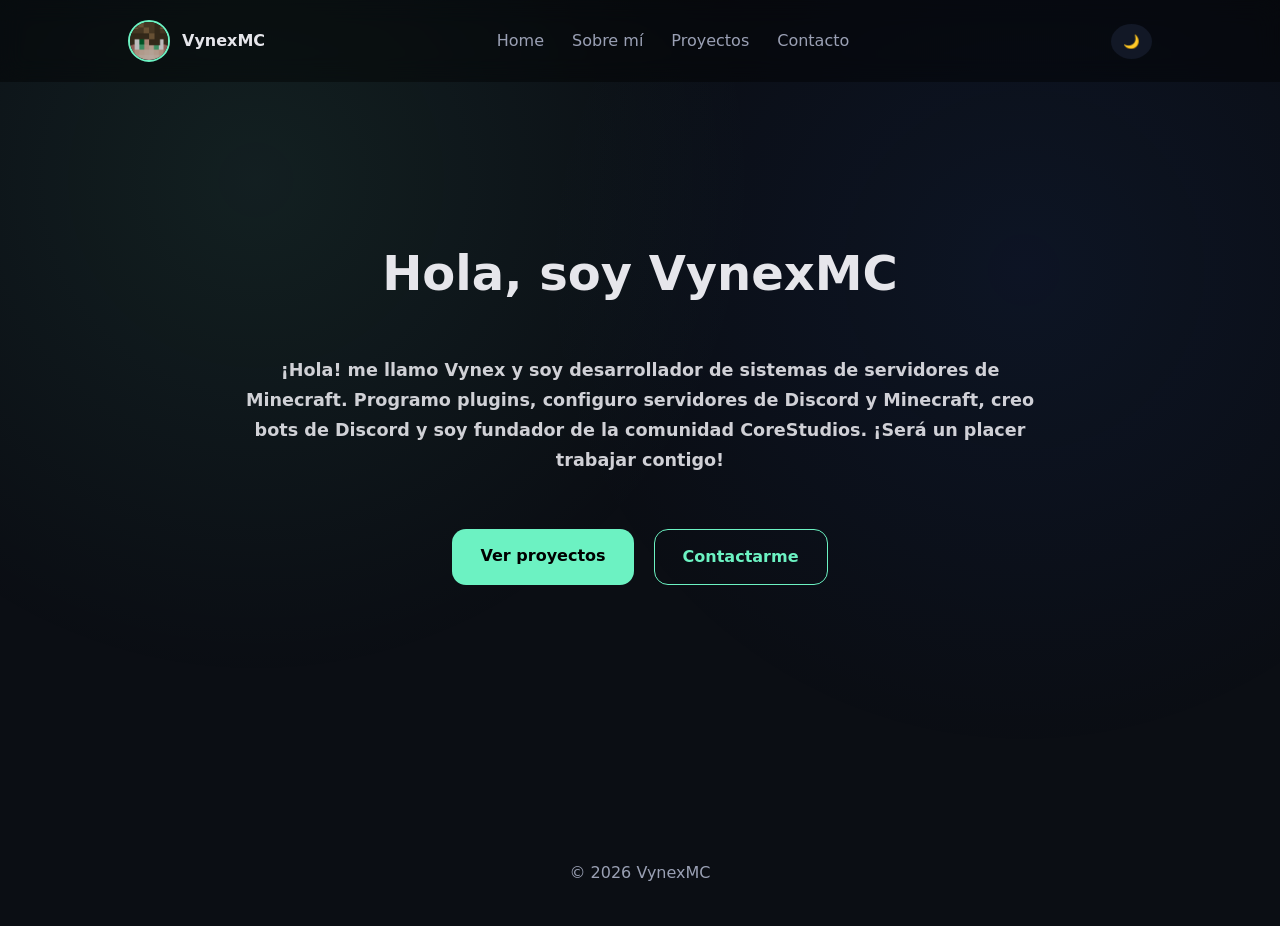
<file: index.html>
<!DOCTYPE html>
<html lang="es">
<head>
<meta charset="UTF-8">
<title>VynexMC | Home</title>
<link rel="stylesheet" href="assets/css/style.css">
<link rel="stylesheet" href="https://cdnjs.cloudflare.com/ajax/libs/font-awesome/6.5.0/css/all.min.css">
</head>
<body>

<nav class="navbar">
  <div class="brand">
    <img src="assets/img/cara.png" alt="Logo">
    <span>VynexMC</span>
  </div>

  <div class="nav-links">
    <a href="index.html">Home</a>
    <a href="about.html">Sobre mí</a>
    <a href="projects.html">Proyectos</a>
    <a href="contact.html">Contacto</a>
  </div>

  <button class="theme-btn" id="themeBtn">🌙</button>
</nav>

<main class="hero reveal">
  <h1 class="title">
    Hola, soy <span class="accent animated-text">VynexMC</span>
  </h1>

  <p class="hero-text">
    <strong>
      ¡Hola! me llamo Vynex y soy desarrollador de sistemas de servidores de Minecraft.
      Programo plugins, configuro servidores de Discord y Minecraft, creo bots de Discord
      y soy fundador de la comunidad CoreStudios.
      ¡Será un placer trabajar contigo!
    </strong>
  </p>

  <div class="hero-actions">
    <a href="projects.html" class="btn primary">Ver proyectos</a>
    <a href="contact.html" class="btn ghost">Contactarme</a>
  </div>
</main>

<footer>© 2026 VynexMC</footer>

<script src="assets/js/main.js"></script>
</body>
</html>
</file>
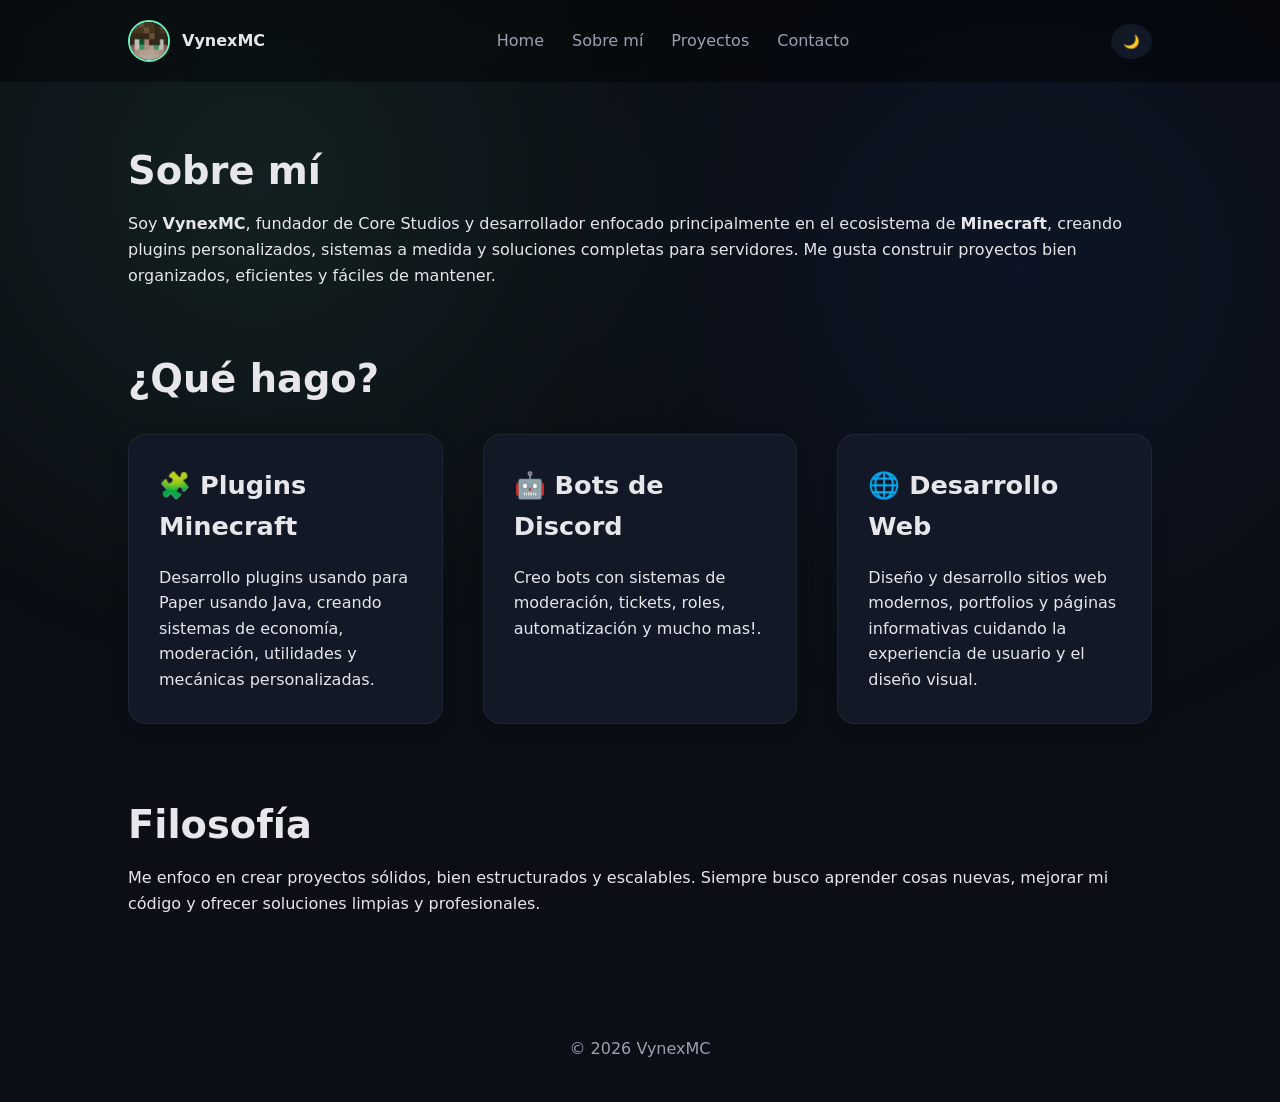
<file: about.html>
<!DOCTYPE html>
<html lang="es">
<head>
<meta charset="UTF-8">
<title>Sobre mí | VynexMC</title>

<link rel="stylesheet" href="assets/css/style.css">
<link rel="stylesheet" href="https://cdnjs.cloudflare.com/ajax/libs/font-awesome/6.5.0/css/all.min.css">

<meta name="viewport" content="width=device-width, initial-scale=1.0">
</head>
<body>

<nav class="navbar">
  <div class="brand">
    <img src="assets/img/cara.png" alt="VynexMC">
    <span>VynexMC</span>
  </div>

  <div class="nav-links">
    <a href="index.html">Home</a>
    <a href="about.html">Sobre mí</a>
    <a href="projects.html">Proyectos</a>
    <a href="contact.html">Contacto</a>
  </div>

  <button class="theme-btn" id="themeBtn">🌙</button>
</nav>

<main>

<section class="reveal">
  <h2>Sobre mí</h2>
  <p>
    Soy <strong>VynexMC</strong>, fundador de Core Studios y desarrollador enfocado principalmente en el
    ecosistema de <strong>Minecraft</strong>, creando plugins personalizados,
    sistemas a medida y soluciones completas para servidores.
    Me gusta construir proyectos bien organizados, eficientes y fáciles de mantener.
  </p>
</section>

<section class="reveal" style="margin-top:60px">
  <h2>¿Qué hago?</h2>

  <div class="grid">

    <div class="card">
      <h3>🧩 Plugins Minecraft</h3>
      <p>
        Desarrollo plugins usando para Paper usando Java,
        creando sistemas de economía, moderación, utilidades y mecánicas personalizadas.
      </p>
    </div>

    <div class="card">
      <h3>🤖 Bots de Discord</h3>
      <p>
        Creo bots con sistemas de moderación, tickets, roles,
        automatización y mucho mas!.
      </p>
    </div>

    <div class="card">
      <h3>🌐 Desarrollo Web</h3>
      <p>
        Diseño y desarrollo sitios web modernos, portfolios y páginas
        informativas cuidando la experiencia de usuario y el diseño visual.
      </p>
    </div>

  </div>
</section>

<section class="reveal" style="margin-top:70px">
  <h2>Filosofía</h2>
  <p>
    Me enfoco en crear proyectos sólidos, bien estructurados y escalables.
    Siempre busco aprender cosas nuevas, mejorar mi código y ofrecer
    soluciones limpias y profesionales.
  </p>
</section>

</main>

<footer>© 2026 VynexMC</footer>
<script src="assets/js/main.js"></script>

</body>
</html>
</file>
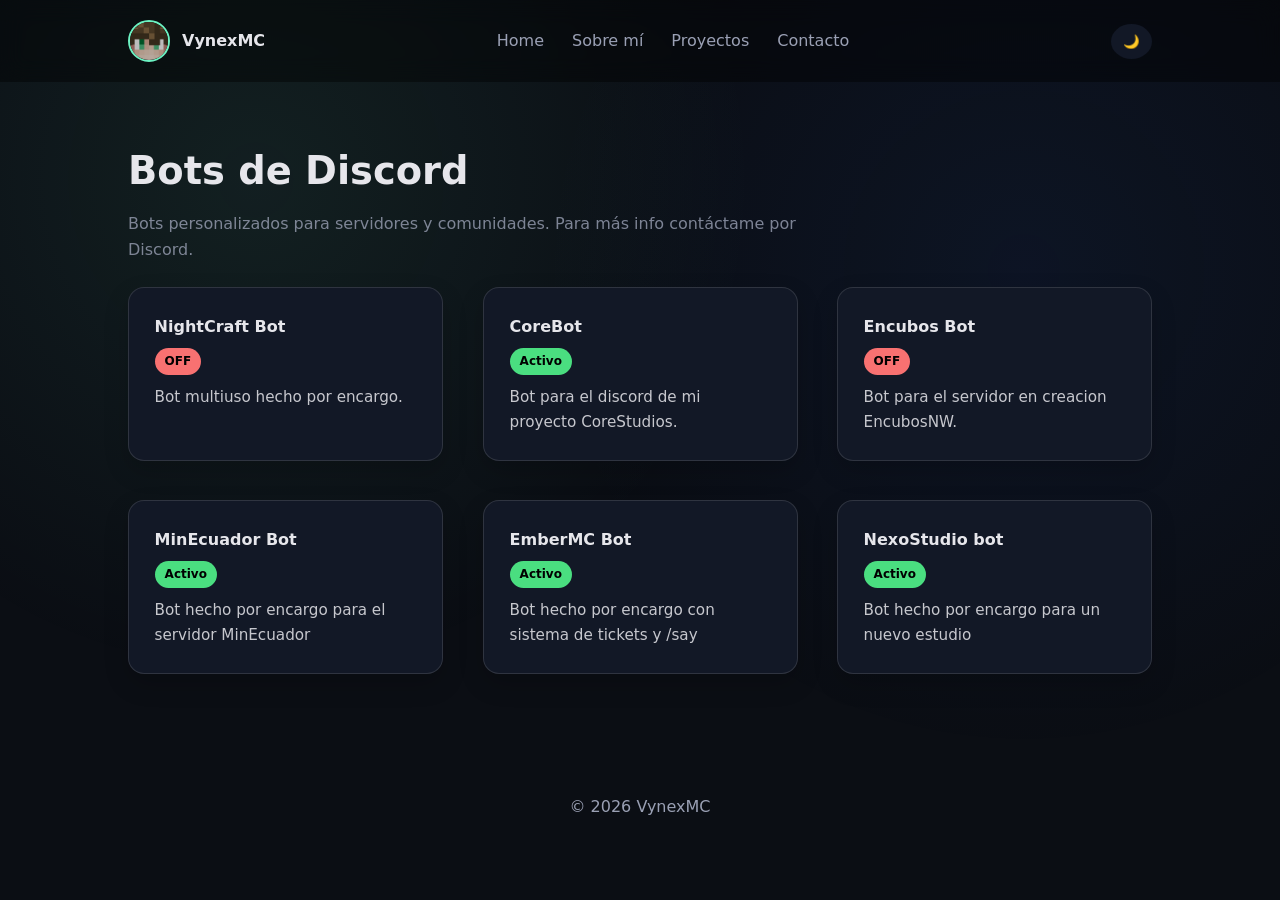
<file: bots.html>
<!DOCTYPE html>
<html lang="es">
<head>
<meta charset="UTF-8">
<title>Bots de Discord | VynexMC</title>

<link rel="stylesheet" href="assets/css/style.css">
<link rel="stylesheet" href="https://cdnjs.cloudflare.com/ajax/libs/font-awesome/6.5.0/css/all.min.css">
<meta name="viewport" content="width=device-width, initial-scale=1.0">
</head>
<body>

<nav class="navbar">
  <div class="brand">
    <img src="assets/img/cara.png">
    <span>VynexMC</span>
  </div>

  <div class="nav-links">
    <a href="index.html">Home</a>
    <a href="about.html">Sobre mí</a>
    <a href="projects.html">Proyectos</a>
    <a href="contact.html">Contacto</a>
  </div>

  <button class="theme-btn" id="themeBtn">🌙</button>
</nav>

<main>

  <section class="reveal">
    <h2>Bots de Discord</h2>
    <p class="subtitle">
      Bots personalizados para servidores y comunidades.
      Para más info contáctame por Discord.
    </p>
  </section>

  <section class="project-section">
    <div class="grid">
      <div class="project-card">
        <h4>NightCraft Bot</h4>
        <span class="tag closed">OFF</span>
        <p>Bot multiuso hecho por encargo.</p>
      </div>

      <div class="project-card">
        <h4>CoreBot</h4>
        <span class="tag active">Activo</span>
        <p>Bot para el discord de mi proyecto CoreStudios.</p>
      </div>

      <div class="project-card">
        <h4>Encubos Bot</h4>
        <span class="tag closed">OFF</span>
        <p>Bot para el servidor en creacion EncubosNW.</p>
      </div>

      <div class="project-card">
        <h4>MinEcuador Bot</h4>
        <span class="tag active">Activo</span>
        <p>Bot hecho por encargo para el servidor MinEcuador</p>
      </div>

      <div class="project-card">
        <h4>EmberMC Bot</h4>
        <span class="tag active">Activo</span>
        <p>Bot hecho por encargo con sistema de tickets y /say</p>
      </div>

      <div class="project-card">
        <h4>NexoStudio bot</h4>
        <span class="tag active">Activo</span>
        <p>Bot hecho por encargo para un nuevo estudio</p>
      </div>
    </div>
  </section>

</main>


<footer>© 2026 VynexMC</footer>
<script src="assets/js/main.js"></script>

</body>
</html>
</file>
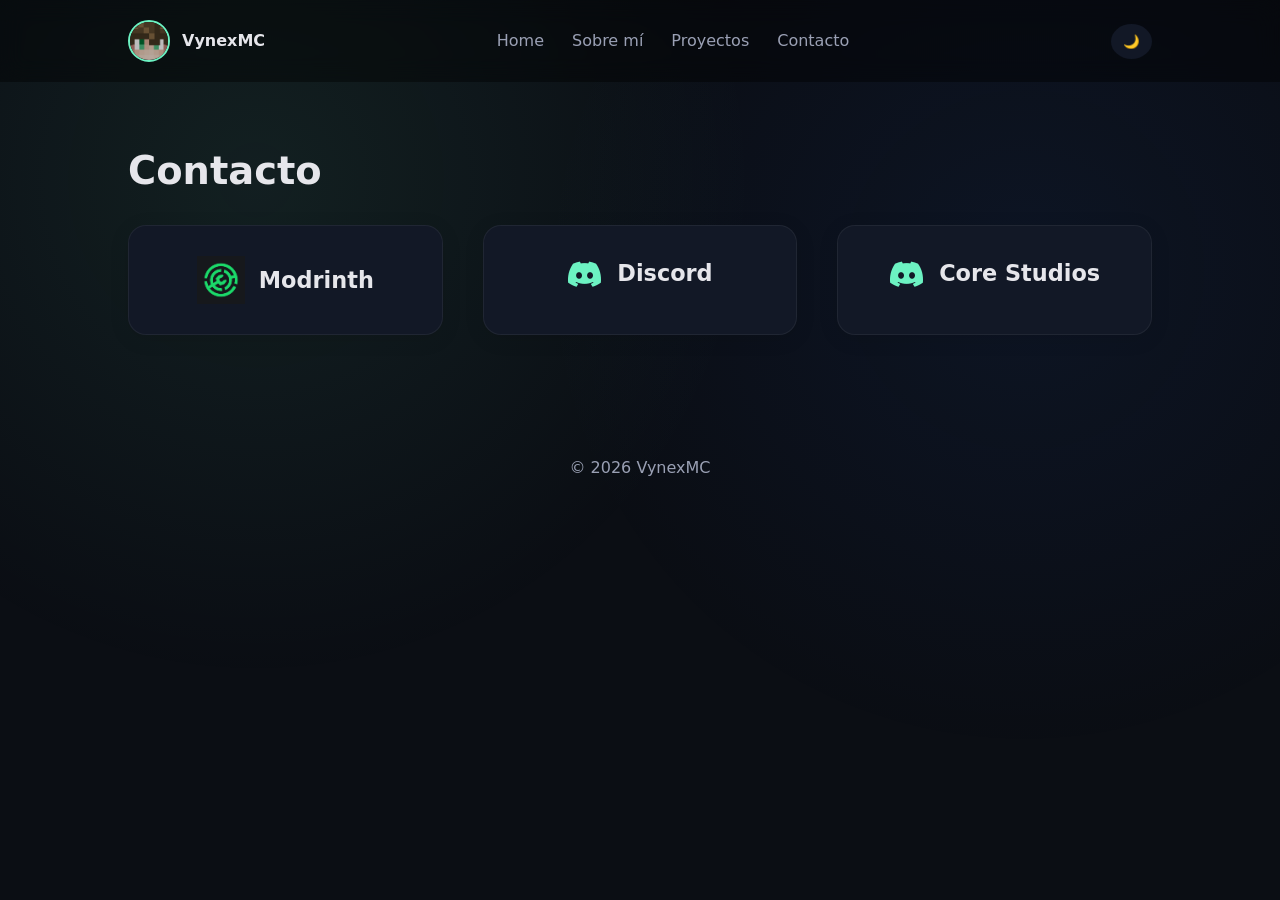
<file: contact.html>
<!DOCTYPE html>
<html lang="es">
<head>
<meta charset="UTF-8">
<title>Contacto</title>
<link rel="stylesheet" href="assets/css/style.css">
<link rel="stylesheet" href="https://cdnjs.cloudflare.com/ajax/libs/font-awesome/6.5.0/css/all.min.css">
</head>
<body>

<nav class="navbar">
  <div class="brand">
    <img src="assets/img/cara.png">
    <span>VynexMC</span>
  </div>

  <div class="nav-links">
    <a href="index.html">Home</a>
    <a href="about.html">Sobre mí</a>
    <a href="projects.html">Proyectos</a>
    <a href="contact.html">Contacto</a>
  </div>

  <button class="theme-btn" id="themeBtn">🌙</button>
</nav>

<main class="reveal">
<h2>Contacto</h2>

<div class="grid">

<a class="card link-card" href="https://modrinth.com/organization/core-studios" target="_blank">
  <div class="contact-row">
    <img src="assets/img/descarga2.png" class="icon-img">
    <span>Modrinth</span>
  </div>
</a>

<a class="card link-card" href="https://discord.com/users/1241082174187507712" target="_blank">
  <div class="contact-row">
    <i class="fa-brands fa-discord"></i>
    <span>Discord</span>
  </div>
</a>

<a class="card link-card" href="https://discord.gg/H5rcVKwq7j" target="_blank">
  <div class="contact-row">
    <i class="fa-brands fa-discord"></i>
    <span>Core Studios</span>
  </div>
</a>

</div>
</main>

<footer>© 2026 VynexMC</footer>
<script src="assets/js/main.js"></script>
</body>
</html>
</file>
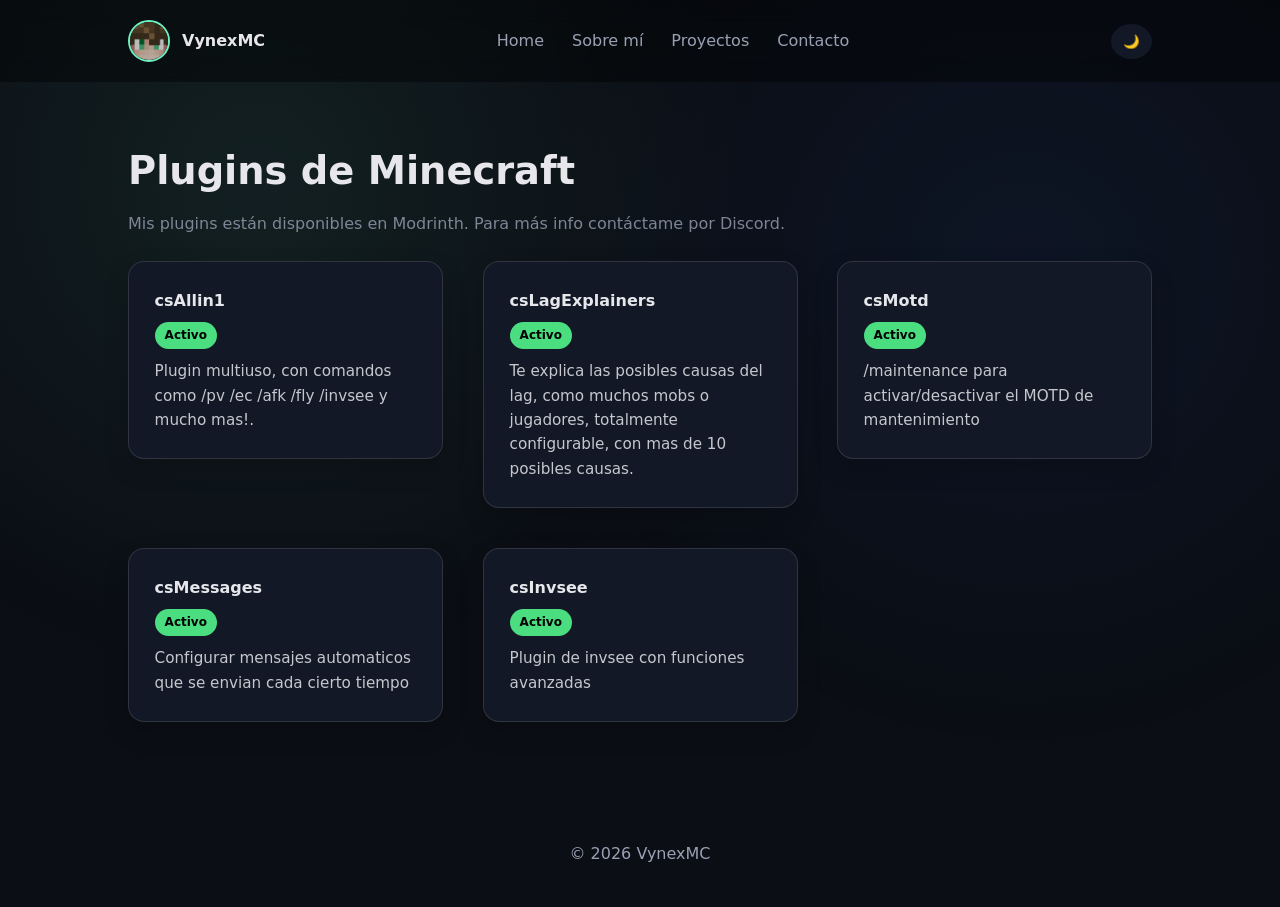
<file: plugins.html>
<!DOCTYPE html>
<html lang="es">
<head>
<meta charset="UTF-8">
<title>Plugins | VynexMC</title>

<link rel="stylesheet" href="assets/css/style.css">
<link rel="stylesheet" href="https://cdnjs.cloudflare.com/ajax/libs/font-awesome/6.5.0/css/all.min.css">
<meta name="viewport" content="width=device-width, initial-scale=1.0">
</head>
<body>

<nav class="navbar">
  <div class="brand">
    <img src="assets/img/cara.png">
    <span>VynexMC</span>
  </div>

  <div class="nav-links">
    <a href="index.html">Home</a>
    <a href="about.html">Sobre mí</a>
    <a href="projects.html">Proyectos</a>
    <a href="contact.html">Contacto</a>
  </div>

  <button class="theme-btn" id="themeBtn">🌙</button>
</nav>

<main>

  <section class="reveal">
    <h2>Plugins de Minecraft</h2>
    <p class="subtitle">
      Mis plugins están disponibles en Modrinth.
      Para más info contáctame por Discord.
    </p>
  </section>

  <section class="project-section">
    <div class="grid">
      <a href="https://modrinth.com/plugin/csallin1" class="project-link" target="_blank">
        <div class="project-card">
          <h4>csAllin1</h4>
          <span class="tag active">Activo</span>
          <p>Plugin multiuso, con comandos como /pv /ec /afk /fly /invsee y mucho mas!.</p>
        </div>
      </a>

      <a href="https://modrinth.com/plugin/cslagexplainer" class="project-link" target="_blank">
        <div class="project-card">
          <h4>csLagExplainers</h4>
          <span class="tag active">Activo</span>
          <p>Te explica las posibles causas del lag, como muchos mobs o jugadores, totalmente configurable, con mas de 10 posibles causas.</p>
        </div>
      </a>

      <a href="https://modrinth.com/plugin/csmotd" class="project-link" target="_blank">
        <div class="project-card">
          <h4>csMotd</h4>
          <span class="tag active">Activo</span>
          <p>/maintenance para activar/desactivar el MOTD de mantenimiento</p>
        </div>
      </a>

      <a href="https://modrinth.com/plugin/csmessages" class="project-link" target="_blank">
        <div class="project-card">
          <h4>csMessages</h4>
          <span class="tag active">Activo</span>
          <p>Configurar mensajes automaticos que se envian cada cierto tiempo</p>
        </div>
      </a>

      <a href="https://modrinth.com/plugin/csinvsee" class="project-link" target="_blank">
        <div class="project-card">
          <h4>csInvsee</h4>
          <span class="tag active">Activo</span>
          <p>Plugin de invsee con funciones avanzadas</p>
        </div>
      </a>
    </div>
  </section>

</main>


<footer>© 2026 VynexMC</footer>
<script src="assets/js/main.js"></script>

</body>
</html>
</file>
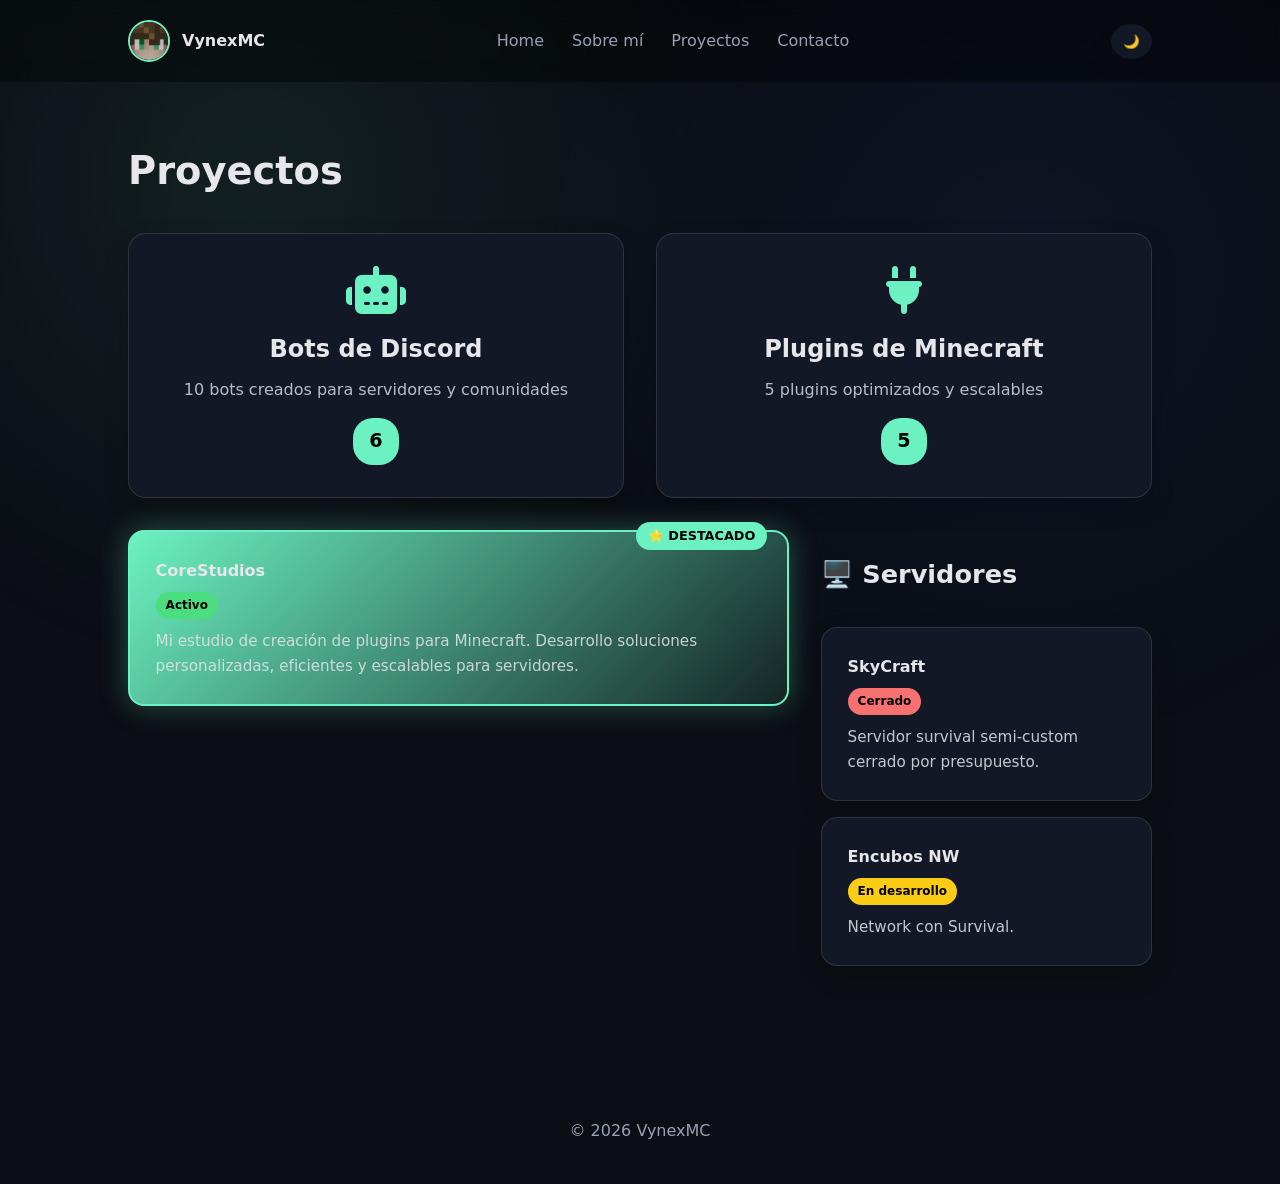
<file: projects.html>
<!DOCTYPE html>
<html lang="es">
<head>
<meta charset="UTF-8">
<title>Proyectos | VynexMC</title>

<link rel="stylesheet" href="assets/css/style.css">
<link rel="stylesheet" href="https://cdnjs.cloudflare.com/ajax/libs/font-awesome/6.5.0/css/all.min.css">
<meta name="viewport" content="width=device-width, initial-scale=1.0">
</head>
<body>

<nav class="navbar">
  <div class="brand">
    <img src="assets/img/cara.png">
    <span>VynexMC</span>
  </div>

  <div class="nav-links">
    <a href="index.html">Home</a>
    <a href="about.html">Sobre mí</a>
    <a href="projects.html" class="active">Proyectos</a>
    <a href="contact.html">Contacto</a>
  </div>

  <button class="theme-btn" id="themeBtn">🌙</button>
</nav>

<main>

  <section class="reveal">
    <h2>Proyectos</h2>
    <p class="subtitle">
    </p>
  </section>

  <section class="featured-projects reveal">
    <div class="category-grid">
      <a href="bots.html" class="category-card">
        <i class="fas fa-robot"></i>
        <h3>Bots de Discord</h3>
        <p>10 bots creados para servidores y comunidades</p>
        <span class="count">6</span>
      </a>
      <a href="plugins.html" class="category-card">
        <i class="fas fa-plug"></i>
        <h3>Plugins de Minecraft</h3>
        <p>5 plugins optimizados y escalables</p>
        <span class="count">5</span>
      </a>
    </div>
  </section>

  <section class="grid-asymmetric reveal">
    <aside class="core-studios-aside">
      <a href="https://discord.gg/H5rcVKwq7j" class="project-link" target="_blank">
        <div class="project-card core-studios">
          <h4>CoreStudios</h4>
          <span class="tag active">Activo</span>
          <p>Mi estudio de creación de plugins para Minecraft. Desarrollo soluciones personalizadas, eficientes y escalables para servidores.</p>
        </div>
      </a>
    </aside>

    <section class="project-section vertical-stack">
      <h3>🖥️ Servidores</h3>
      <div class="project-card">
        <h4>SkyCraft</h4>
        <span class="tag closed">Cerrado</span>
        <p>Servidor survival semi-custom cerrado por presupuesto.</p>
      </div>

      <div class="project-card">
        <h4>Encubos NW</h4>
        <span class="tag dev">En desarrollo</span>
        <p>Network con Survival.</p>
      </div>
    </section>
  </section>

</main>


<footer>© 2026 VynexMC</footer>
<script src="assets/js/main.js"></script>

</body>
</html>
</file>
<file: assets/css/style.css>
:root{
  --bg:#0b0e14;
  --panel:#121826;
  --text:#e6e6eb;
  --muted:#9aa0b4;
  --accent:#6cf2c2;
}

body.light{
  --bg:#f4f6fb;
  --panel:#ffffff;
  --text:#121212;
  --muted:#555;
  --accent:#2563eb;
}

*{
  margin:0;
  padding:0;
  box-sizing:border-box;
  font-family:Inter,system-ui,sans-serif;
}

body{
  background:var(--bg);
  color:var(--text);
  line-height:1.6;
  transition:.4s;
  scroll-behavior: smooth;
}

a{
  color:inherit;
  text-decoration:none;
}

body::before{
  content:"";
  position:fixed;
  inset:0;
  background:
    radial-gradient(circle at 20% 20%, rgba(108,242,194,.08), transparent 40%),
    radial-gradient(circle at 80% 30%, rgba(37,99,235,.08), transparent 40%);
  z-index:-1;
}

.navbar{
  position:fixed;
  top:0;
  width:100%;
  padding:20px 10vw;
  display:flex;
  justify-content:space-between;
  align-items:center;
  backdrop-filter:blur(12px);
  background:rgba(0,0,0,.4);
  z-index:1000;
}

.brand{
  display:flex;
  align-items:center;
  gap:12px;
  font-weight:700;
}

.brand img{
  width:42px;
  height:42px;
  border-radius:50%;
  border:2px solid var(--accent);
}

.nav-links{
  display:flex;
  gap:24px;
}

.nav-links a{
  position:relative;
  color:var(--muted);
  font-weight:500;
  padding:6px 2px;
  transition:.3s;
}

.nav-links a::after{
  content:'';
  position:absolute;
  left:0;
  bottom:-6px;
  width:0;
  height:2px;
  background:var(--accent);
  transition:.3s;
}

.nav-links a:hover{
  color:var(--text);
}

.nav-links a:hover::after{
  width:100%;
}

.theme-btn{
  margin-left:30px;
  border:none;
  background:var(--panel);
  color:var(--text);
  padding:10px 12px;
  border-radius:50%;
  cursor:pointer;
}

main{
  padding:140px 10vw 80px;
}

h1{font-size:3.6rem;margin-bottom:20px}
h2{font-size:2.4rem;margin-bottom:10px}
h3{font-size:1.6rem;margin-bottom:18px}

.subtitle{
  color:var(--muted);
  max-width:700px;
  margin-bottom:16px;
  opacity:.8;
}

section > .reveal{
  margin-bottom:16px;
}

.project-section{
  margin-top:24px;
}

.grid{
  display:grid;
  grid-template-columns:repeat(auto-fit,minmax(260px,1fr));
  gap:2.5rem;
  margin-top:1.5rem;
}

.card{
  background:var(--panel);
  padding:30px;
  border-radius:18px;
  border:1px solid rgba(255,255,255,.06);
  transition:all 0.4s cubic-bezier(0.25, 0.46, 0.45, 0.94);
  box-shadow:0 4px 20px rgba(0,0,0,0.1);
}

.card:hover{
  transform:translateY(-8px);
  border-color:var(--accent);
  box-shadow:0 12px 40px rgba(0,0,0,0.2);
}

.hero-actions{
  margin-top:30px;
  display:flex;
  gap:20px;
}

.btn{
  padding:14px 28px;
  border-radius:14px;
  font-weight:600;
  transition:.3s;
}

.btn.primary{
  background:var(--accent);
  color:#000;
}

.btn.ghost{
  border:1px solid var(--accent);
  color:var(--accent);
}

.btn:hover{
  transform:translateY(-4px);
}

.contact-row{
  display:flex;
  align-items:center;
  justify-content:center;
  gap:14px;
  font-size:1.4rem;
  font-weight:600;
}

.contact-row i{
  font-size:1.8rem;
  color:var(--accent);
}

.icon-img{
  width:48px;
  height:48px;
}

.reveal{
  animation:revealUp 1s ease forwards;
}

@keyframes revealUp{
  from{opacity:0;transform:translateY(30px)}
  to{opacity:1;transform:translateY(0)}
}

footer{
  text-align:center;
  padding:40px;
  color:var(--muted);
}

.horizontal-scroll{
  display:flex;
  gap:2rem;
  overflow-x:auto;
  overflow-y:visible;
  padding:1.5rem 0.5rem;
  scroll-behavior:smooth;
}

.project-card{
  background:var(--panel);
  border-radius:16px;
  padding:1.6rem;
  min-width:260px;

  border:1.5px solid rgba(255,255,255,.12);
  box-shadow:0 10px 25px rgba(0,0,0,.18);

  transition:
    transform .35s ease,
    box-shadow .35s ease,
    border-color .35s ease;

  will-change:transform;
}

.project-card:hover{
  transform:translateY(-10px);
  border-color:var(--accent);
  box-shadow:
    0 22px 50px rgba(0,0,0,.35),
    0 0 0 1px rgba(108,242,194,.35);
}

.project-card h4{
  margin-bottom:8px;
}

.project-card p{
  font-size:.95rem;
  opacity:.85;
}

.featured-projects{
  margin:2rem 0;
}

.category-grid{
  display:grid;
  grid-template-columns:repeat(auto-fit,minmax(300px,1fr));
  gap:2rem;
  margin-top:1.5rem;
}

.category-card{
  background:var(--panel);
  border-radius:18px;
  padding:2rem;
  text-align:center;
  border:1.5px solid rgba(255,255,255,.12);
  box-shadow:0 10px 25px rgba(0,0,0,.18);
  transition:all 0.4s cubic-bezier(0.25, 0.46, 0.45, 0.94);
  cursor:pointer;
  display:block;
}

.category-card:hover{
  transform:translateY(-8px);
  border-color:var(--accent);
  box-shadow:0 12px 40px rgba(0,0,0,0.2);
}

.category-card i{
  font-size:3rem;
  color:var(--accent);
  margin-bottom:1rem;
}

.category-card h3{
  margin-bottom:0.5rem;
  font-size:1.5rem;
}

.category-card p{
  opacity:0.8;
  margin-bottom:1rem;
}

.count{
  display:inline-block;
  background:var(--accent);
  color:#000;
  padding:0.5rem 1rem;
  border-radius:20px;
  font-weight:600;
  font-size:1.2rem;
}

.grid-asymmetric{
  display: grid;
  grid-template-columns: 2fr 1fr;
  gap: 2rem;
  margin: 2rem 0;
}

.vertical-stack{
  display: flex;
  flex-direction: column;
  gap: 1rem;
}

.vertical-stack h3{
  margin-bottom: 1rem;
}

.tag{
  display:inline-block;
  padding:4px 10px;
  border-radius:20px;
  font-size:.75rem;
  font-weight:600;
  margin-bottom:10px;
}

.tag.active{background:#4ade80;color:#000}
.tag.dev{background:#facc15;color:#000}
.tag.closed{background:#f87171;color:#000}
.tag.paused{background:#a1a1aa;color:#000}

.hero{
  min-height:calc(100vh - 80px);
  display:flex;
  flex-direction:column;
  justify-content:center;
  align-items:center;
  text-align:center;
  padding:2rem;
  gap:1.5rem;
}

.title{
  font-size:3rem;
  font-weight:800;
}

.hero-text{
  max-width:800px;
  font-size:1.1rem;
  line-height:1.7;
  opacity:.9;
}

.animated-text{
  display:inline-block;
  animation:floatText 3s ease-in-out infinite;
}

.core-studios{
  position:relative;
  background:linear-gradient(135deg, var(--accent) 0%, rgba(108,242,194,0.1) 100%);
  border:2px solid var(--accent);
  box-shadow:0 0 30px rgba(108,242,194,0.3);
}

.core-studios::before{
  content:"⭐ Destacado";
  position:absolute;
  top:-10px;
  right:20px;
  background:var(--accent);
  color:#000;
  padding:4px 12px;
  border-radius:20px;
  font-size:0.8rem;
  font-weight:700;
  text-transform:uppercase;
}

.project-link{
  display:block;
}

.project-link:hover{
  text-decoration:none;
}

.project-link:hover .project-card{
  transform:translateY(-10px);
  border-color:var(--accent);
}

@keyframes floatText{
  0%{transform:translateY(0)}
  50%{transform:translateY(-6px)}
  100%{transform:translateY(0)}
}

.core-studios-aside{
  display:flex;
  justify-content:center;
}
</file>
